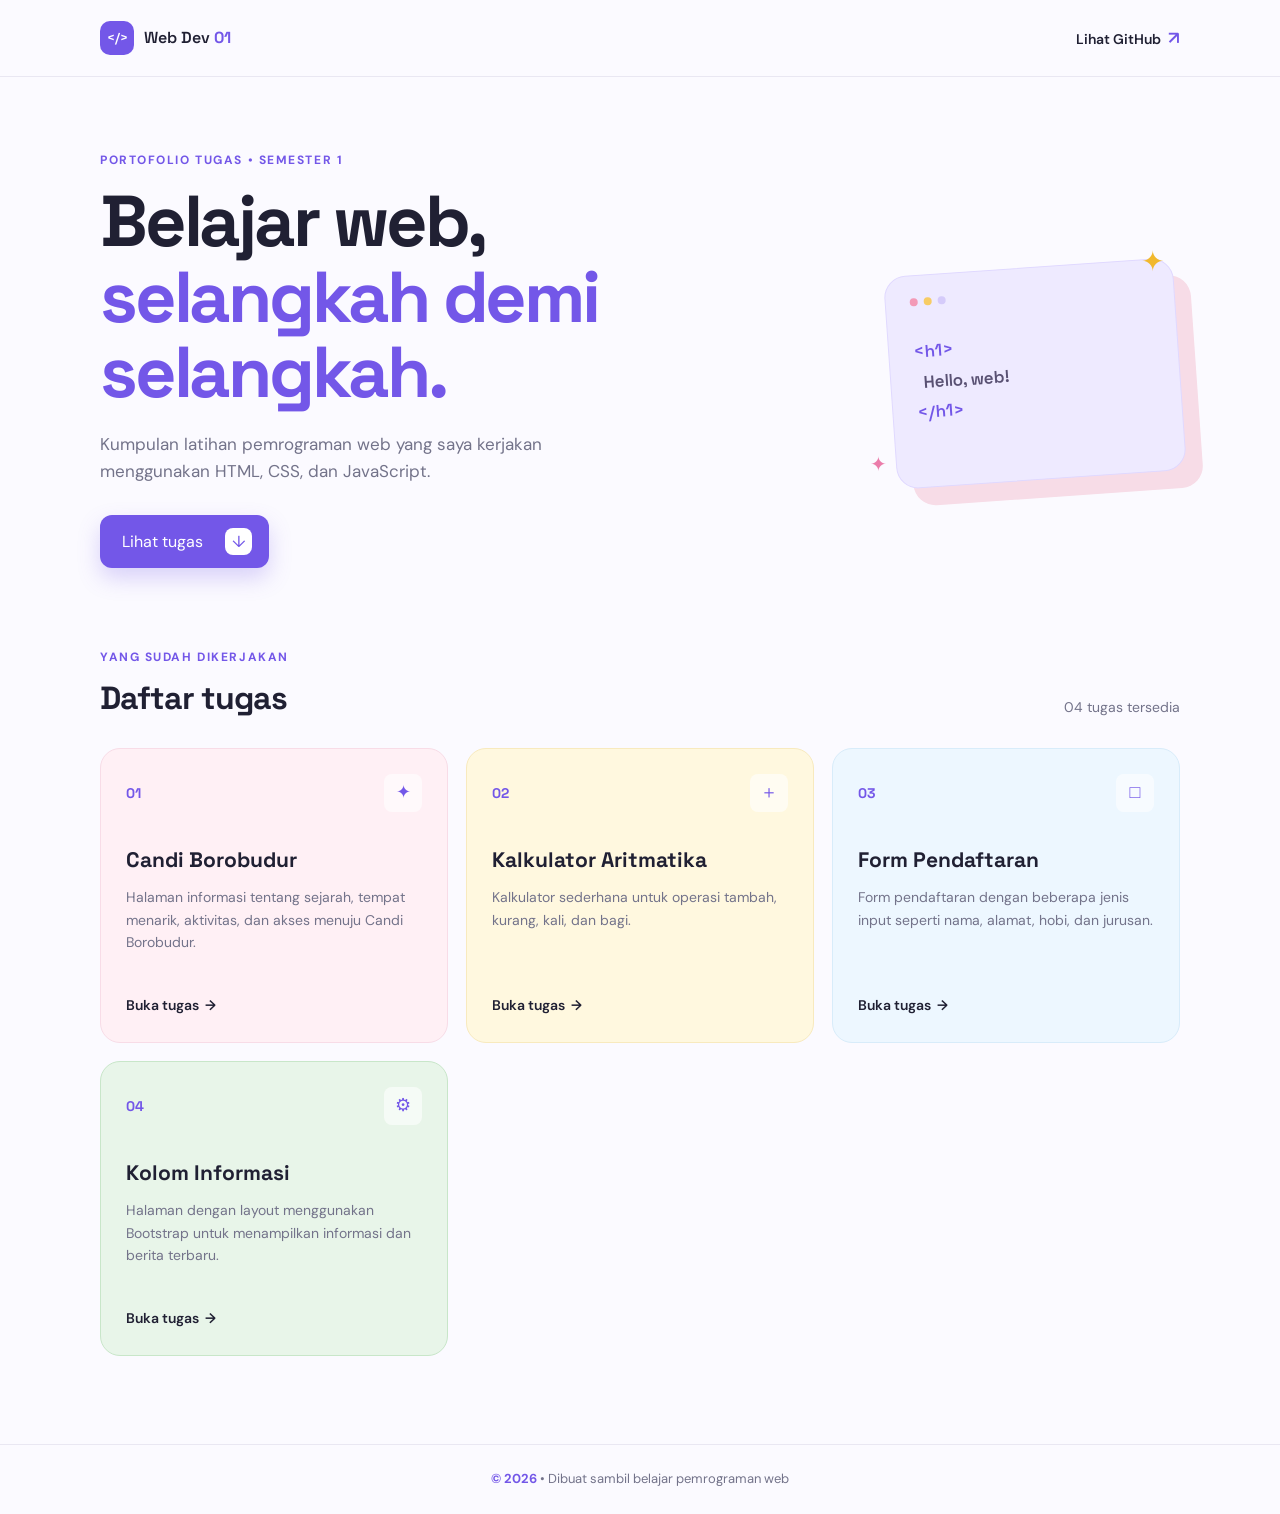
<file: index.html>
<!DOCTYPE html>
<html lang="id">
<head>
  <meta charset="UTF-8">
  <meta name="viewport" content="width=device-width, initial-scale=1.0">
  <meta name="description" content="Kumpulan tugas pemrograman web semester 1.">
  <title>Tugas Pemrograman Web | Portofolio</title>
  <link rel="stylesheet" href="style.css">
</head>
<body>
  <header class="site-header">
    <div class="header-inner">
      <a class="brand" href="index.html">
        <span class="brand-mark">&lt;/&gt;</span>
        <span>Web Dev <strong>01</strong></span>
      </a>
      <a class="github-link" href="https://github.com/qairsyayaliki-cloud/tugas-pemrograman-web" target="_blank" rel="noopener">Lihat GitHub <span aria-hidden="true">↗</span></a>
    </div>
  </header>

  <main class="container">
    <section class="hero" aria-labelledby="judul-halaman">
      <div class="hero-copy">
        <p class="eyebrow">PORTOFOLIO TUGAS • SEMESTER 1</p>
        <h1>Belajar web,<br><span>selangkah demi selangkah.</span></h1>
        <p class="hero-text">Kumpulan latihan pemrograman web yang saya kerjakan menggunakan HTML, CSS, dan JavaScript.</p>
        <a class="primary-button" href="#daftar-tugas">Lihat tugas <span aria-hidden="true">↓</span></a>
      </div>
      <div class="hero-art" aria-hidden="true">
        <div class="code-card">
          <span class="dots"><i></i><i></i><i></i></span>
          <code><span class="code-purple">&lt;h1&gt;</span><br>&nbsp;&nbsp;Hello, web!<br><span class="code-purple">&lt;/h1&gt;</span></code>
        </div>
        <span class="sparkle sparkle-one">✦</span>
        <span class="sparkle sparkle-two">✦</span>
      </div>
    </section>

    <section id="daftar-tugas" aria-labelledby="judul-tugas">
      <div class="section-heading">
        <div>
          <p class="eyebrow">YANG SUDAH DIKERJAKAN</p>
          <h2 id="judul-tugas">Daftar tugas</h2>
        </div>
        <p class="task-count">04 tugas tersedia</p>
      </div>

      <div class="task-list">
        <article class="task-card card-pink">
          <div class="card-top"><span class="number">01</span><span class="card-icon">✦</span></div>
          <h3>Candi Borobudur</h3>
          <p>Halaman informasi tentang sejarah, tempat menarik, aktivitas, dan akses menuju Candi Borobudur.</p>
          <a class="task-link" href="tugas-tugas/tugas1/kode1/index.html">Buka tugas <span aria-hidden="true">→</span></a>
        </article>

        <article class="task-card card-yellow">
          <div class="card-top"><span class="number">02</span><span class="card-icon">＋</span></div>
          <h3>Kalkulator Aritmatika</h3>
          <p>Kalkulator sederhana untuk operasi tambah, kurang, kali, dan bagi.</p>
          <a class="task-link" href="tugas-tugas/tugas2/Kode2/Index.html">Buka tugas <span aria-hidden="true">→</span></a>
        </article>

        <article class="task-card card-blue">
          <div class="card-top"><span class="number">03</span><span class="card-icon">□</span></div>
          <h3>Form Pendaftaran</h3>
          <p>Form pendaftaran dengan beberapa jenis input seperti nama, alamat, hobi, dan jurusan.</p>
          <a class="task-link" href="tugas-tugas/tugas3/kode3/index.html">Buka tugas <span aria-hidden="true">→</span></a>
        </article>

        <article class="task-card card-green">
          <div class="card-top"><span class="number">04</span><span class="card-icon">⚙</span></div>
          <h3>Kolom Informasi</h3>
          <p>Halaman dengan layout menggunakan Bootstrap untuk menampilkan informasi dan berita terbaru.</p>
          <a class="task-link" href="tugas-tugas/tugas4/Kode4/Index.html">Buka tugas <span aria-hidden="true">→</span></a>
        </article>
      </div>
    </section>
  </main>

  <footer><span>© 2026</span> • Dibuat sambil belajar pemrograman web</footer>
</body>
</html>
</file>
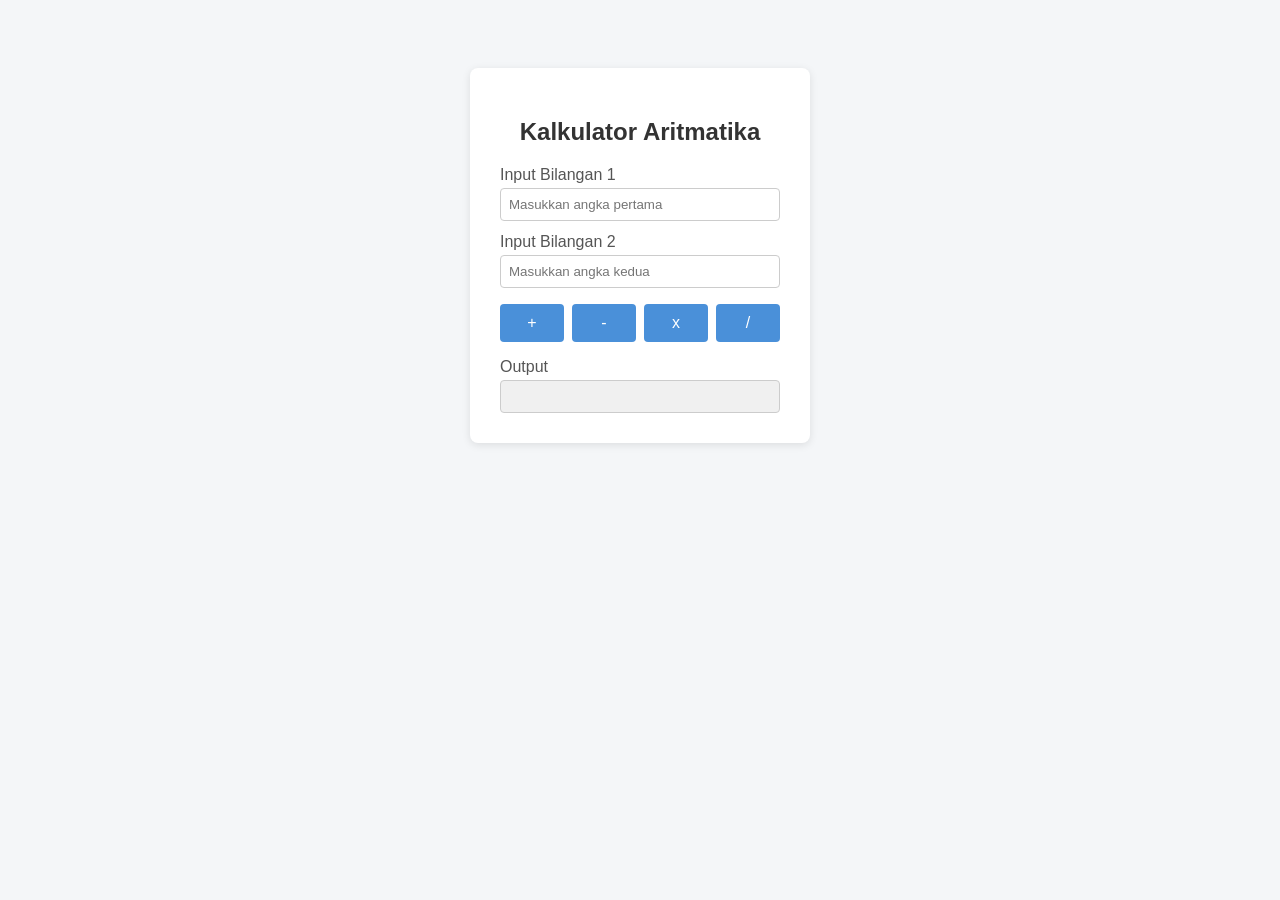
<file: tugas-tugas/tugas2/index.html>
<!DOCTYPE html>
<html lang="id">
<head>
<meta charset="UTF-8">
<title>Kalkulator Aritmatika</title>
<style>
  body {
    font-family: Arial, sans-serif;
    background-color: #f4f6f8;
    display: flex;
    justify-content: center;
    padding-top: 60px;
  }
  .kalkulator {
    background: #fff;
    padding: 30px;
    border-radius: 8px;
    box-shadow: 0 2px 8px rgba(0,0,0,0.1);
    width: 280px;
  }
  h2 {
    text-align: center;
    color: #333;
    margin-bottom: 20px;
  }
  label {
    display: block;
    margin-top: 12px;
    margin-bottom: 4px;
    color: #555;
  }
  input {
    width: 100%;
    padding: 8px;
    border: 1px solid #ccc;
    border-radius: 4px;
    box-sizing: border-box;
  }
  .tombol {
    display: flex;
    gap: 8px;
    margin-top: 16px;
  }
  button {
    flex: 1;
    padding: 10px;
    border: none;
    border-radius: 4px;
    background: #4a90d9;
    color: #fff;
    font-size: 16px;
    cursor: pointer;
  }
  button:hover {
    background: #3a7cc0;
  }
  .hasil {
    margin-top: 16px;
  }
  #output {
    background: #f0f0f0;
  }
</style>
</head>
<body>

<div class="kalkulator">
  <h2>Kalkulator Aritmatika</h2>

  <label for="bil1">Input Bilangan 1</label>
  <input type="number" id="bil1" placeholder="Masukkan angka pertama">

  <label for="bil2">Input Bilangan 2</label>
  <input type="number" id="bil2" placeholder="Masukkan angka kedua">

  <div class="tombol">
    <button onclick="hitung('+')">+</button>
    <button onclick="hitung('-')">-</button>
    <button onclick="hitung('*')">x</button>
    <button onclick="hitung('/')">/</button>
  </div>

  <div class="hasil">
    <label for="output">Output</label>
    <input type="text" id="output" readonly>
  </div>
</div>

<script>
  function hitung(operator) {
    let angka1 = parseFloat(document.getElementById("bil1").value);
    let angka2 = parseFloat(document.getElementById("bil2").value);
    let hasil;

    if (isNaN(angka1) || isNaN(angka2)) {
      document.getElementById("output").value = "Isi dulu kedua angkanya";
      return;
    }

    if (operator === "+") {
      hasil = angka1 + angka2;
    } else if (operator === "-") {
      hasil = angka1 - angka2;
    } else if (operator === "*") {
      hasil = angka1 * angka2;
    } else if (operator === "/") {
      if (angka2 === 0) {
        document.getElementById("output").value = "Tidak bisa dibagi 0";
        return;
      }
      hasil = angka1 / angka2;
    }

    document.getElementById("output").value = hasil;
  }
</script>

</body>
</html>
</file>
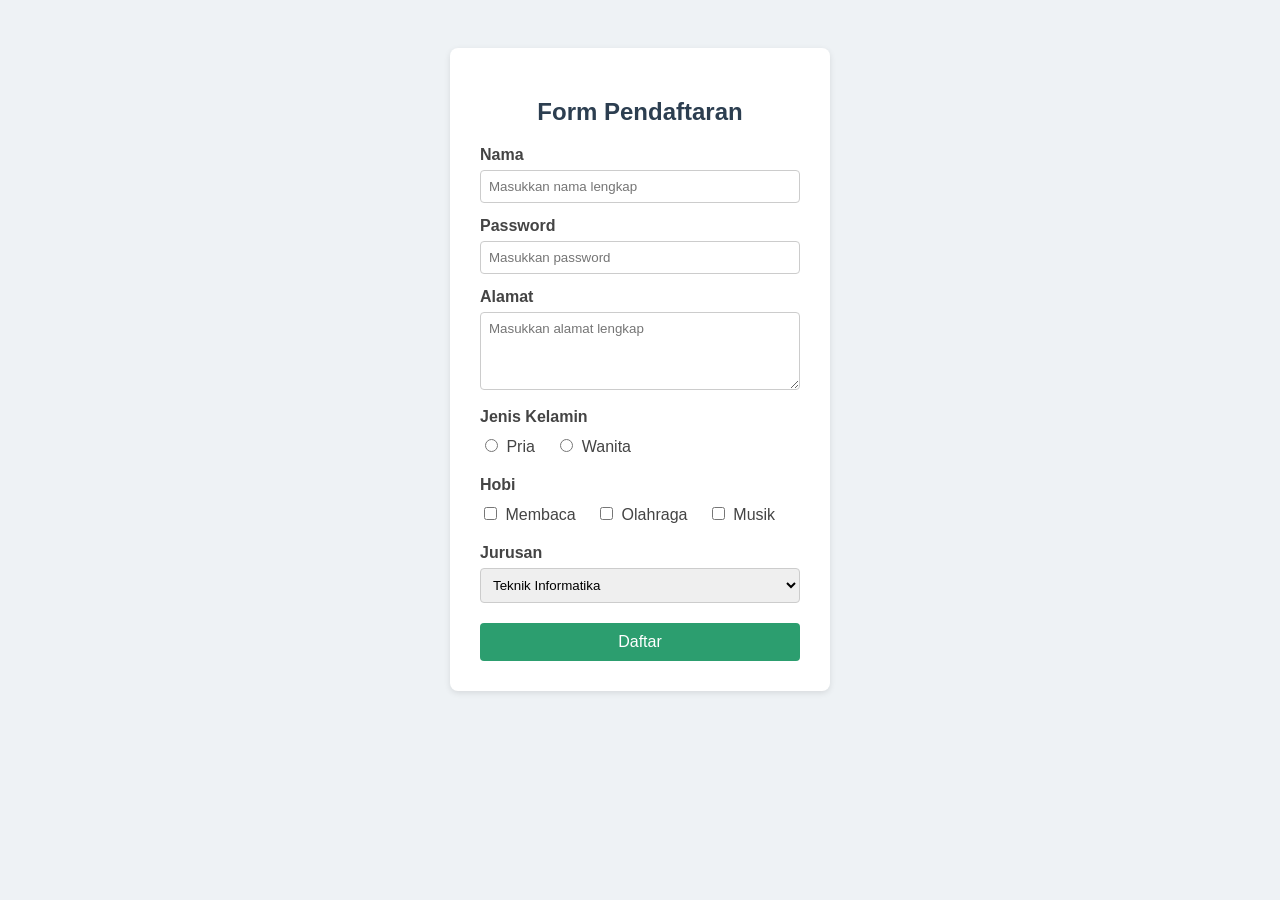
<file: tugas-tugas/tugas3/kode3/index.html>
<!DOCTYPE html>
<html lang="id">
<head>
<meta charset="UTF-8">
<title>Form Pendaftaran</title>
<link rel="stylesheet" href="styles.css">
</head>
<body>

<div class="container">
  <h2>Form Pendaftaran</h2>

  <form>
    <label for="nama">Nama</label>
    <input type="text" id="nama" name="nama" placeholder="Masukkan nama lengkap">

    <label for="password">Password</label>
    <input type="password" id="password" name="password" placeholder="Masukkan password">

    <label for="alamat">Alamat</label>
    <textarea id="alamat" name="alamat" rows="4" placeholder="Masukkan alamat lengkap"></textarea>

    <label>Jenis Kelamin</label>
    <div class="pilihan">
      <label class="pilihan-item"><input type="radio" name="gender" value="pria"> Pria</label>
      <label class="pilihan-item"><input type="radio" name="gender" value="wanita"> Wanita</label>
    </div>

    <label>Hobi</label>
    <div class="pilihan">
      <label class="pilihan-item"><input type="checkbox" name="hobi" value="membaca"> Membaca</label>
      <label class="pilihan-item"><input type="checkbox" name="hobi" value="olahraga"> Olahraga</label>
      <label class="pilihan-item"><input type="checkbox" name="hobi" value="musik"> Musik</label>
    </div>

    <label for="jurusan">Jurusan</label>
    <select id="jurusan" name="jurusan">
      <option value="ti">Teknik Informatika</option>
      <option value="si">Sistem Informasi</option>
      <option value="tk">Teknik Komputer</option>
    </select>

    <button type="submit">Daftar</button>
  </form>
</div>

</body>
</html>
</file>
<file: style.css>
@import url('https://fonts.googleapis.com/css2?family=DM+Sans:wght@400;500;600;700&family=Space+Grotesk:wght@500;600;700&display=swap');

* {
  box-sizing: border-box;
}

:root {
  --ink: #202033;
  --muted: #73738a;
  --purple: #7357e8;
  --line: #e9e7f2;
  --white: #ffffff;
}

html {
  scroll-behavior: smooth;
}

body {
  margin: 0;
  color: var(--ink);
  background: #fbfaff;
  font-family: 'DM Sans', Arial, sans-serif;
  line-height: 1.6;
}

/* ===== HEADER ===== */
.site-header {
  background: rgba(251, 250, 255, .88);
  border-bottom: 1px solid var(--line);
  position: sticky;
  top: 0;
  z-index: 10;
  backdrop-filter: blur(12px);
}

.header-inner,
.container {
  width: min(90%, 1080px);
  margin: 0 auto;
}

.header-inner {
  min-height: 76px;
  display: flex;
  justify-content: space-between;
  align-items: center;
  gap: 20px;
}

.brand {
  display: inline-flex;
  align-items: center;
  gap: 10px;
  color: var(--ink);
  font-family: 'Space Grotesk', sans-serif;
  font-weight: 600;
  text-decoration: none;
}

.brand strong {
  color: var(--purple);
}

.brand-mark {
  display: grid;
  place-items: center;
  width: 34px;
  height: 34px;
  color: #fff;
  background: var(--purple);
  border-radius: 10px;
  font-size: 13px;
}

.github-link {
  color: var(--ink);
  font-size: 14px;
  font-weight: 600;
  text-decoration: none;
}

.github-link span {
  color: var(--purple);
  font-size: 18px;
  margin-left: 4px;
}

.github-link:hover,
.task-link:hover {
  color: var(--purple);
}

/* ===== CONTAINER & HERO ===== */
.container {
  padding: 74px 0 88px;
}

.hero {
  min-height: 390px;
  display: flex;
  align-items: center;
  justify-content: space-between;
  gap: 60px;
  padding-bottom: 80px;
}

.hero-copy {
  max-width: 650px;
}

.eyebrow {
  margin: 0 0 14px;
  color: var(--purple);
  font-size: 12px;
  font-weight: 700;
  letter-spacing: .13em;
}

h1,
h2,
h3 {
  font-family: 'Space Grotesk', sans-serif;
}

h1 {
  margin: 0 0 20px;
  font-size: clamp(42px, 6vw, 72px);
  line-height: 1.05;
  letter-spacing: -.045em;
}

h1 span {
  color: var(--purple);
}

.hero-text {
  max-width: 480px;
  margin: 0 0 30px;
  color: var(--muted);
  font-size: 17px;
}

.primary-button {
  display: inline-flex;
  align-items: center;
  gap: 22px;
  padding: 13px 17px 13px 22px;
  color: #fff;
  background: var(--purple);
  border-radius: 12px;
  text-decoration: none;
  box-shadow: 0 10px 22px rgba(115, 87, 232, .25);
  transition: transform .2s, box-shadow .2s;
}

.primary-button span {
  display: grid;
  place-items: center;
  width: 27px;
  height: 27px;
  color: var(--purple);
  background: #fff;
  border-radius: 8px;
}

.primary-button:hover {
  transform: translateY(-3px);
  box-shadow: 0 14px 26px rgba(115, 87, 232, .3);
}

/* ===== HERO ART ===== */
.hero-art {
  position: relative;
  width: 310px;
  height: 240px;
  flex: 0 0 310px;
}

.code-card {
  position: absolute;
  inset: 27px 0 0 20px;
  padding: 22px 24px;
  color: #595173;
  background: #eeeaff;
  border: 1px solid #e0d9ff;
  border-radius: 22px;
  box-shadow: 16px 18px 0 #f7dce7;
  transform: rotate(-4deg);
  transition: transform .3s;
}

.code-card:hover {
  transform: rotate(-4deg) translateY(-3px);
}

.dots {
  display: flex;
  gap: 6px;
  margin-bottom: 30px;
}

.dots i {
  width: 8px;
  height: 8px;
  background: #d5cbfa;
  border-radius: 50%;
}

.dots i:first-child {
  background: #f39ab7;
}

.dots i:nth-child(2) {
  background: #f7cc65;
}

code {
  font: 600 17px/1.8 'Space Grotesk', monospace;
}

.code-purple {
  color: var(--purple);
}

.sparkle {
  position: absolute;
  color: #f1b82d;
  font-size: 28px;
  animation: sparkle-pulse 3s ease-in-out infinite;
}

.sparkle-one {
  top: 0;
  right: 16px;
}

.sparkle-two {
  bottom: 0;
  left: 0;
  color: #eb7caa;
  font-size: 20px;
}

@keyframes sparkle-pulse {
  0%, 100% { opacity: 1; }
  50% { opacity: 0.3; }
}

/* ===== SECTION HEADING ===== */
.section-heading {
  display: flex;
  align-items: end;
  justify-content: space-between;
  gap: 20px;
  margin-bottom: 24px;
}

.section-heading .eyebrow {
  margin-bottom: 5px;
}

h2 {
  margin: 0;
  font-size: 32px;
  letter-spacing: -.03em;
}

.task-count {
  margin: 0 0 5px;
  color: var(--muted);
  font-size: 14px;
}

/* ===== TASK LIST ===== */
.task-list {
  display: grid;
  grid-template-columns: repeat(3, 1fr);
  gap: 18px;
}

.task-card {
  min-height: 295px;
  display: flex;
  flex-direction: column;
  padding: 25px;
  border: 1px solid transparent;
  border-radius: 20px;
  transition: transform .2s, box-shadow .2s;
}

.task-card:hover {
  transform: translateY(-6px);
  box-shadow: 0 14px 28px rgba(47, 38, 80, .1);
}

.card-pink {
  background: #fff0f5;
  border-color: #f8dce7;
}

.card-yellow {
  background: #fff8df;
  border-color: #f8eabe;
}

.card-blue {
  background: #edf7ff;
  border-color: #d8ecfa;
}

.card-green {
  background: #e8f5e9;
  border-color: #c8e6c9;
}

.card-top {
  display: flex;
  justify-content: space-between;
  align-items: center;
}

.number {
  color: var(--purple);
  font: 700 14px 'Space Grotesk', sans-serif;
}

.card-icon {
  display: grid;
  place-items: center;
  width: 38px;
  height: 38px;
  color: var(--purple);
  background: rgba(255, 255, 255, .6);
  border-radius: 8px;
  font-size: 18px;
}

.task-card h3 {
  margin: 31px 0 10px;
  font-size: 21px;
}

.task-card p:not(.number) {
  flex: 1;
  margin: 0;
  color: var(--muted);
  font-size: 14px;
}

.task-link {
  margin-top: 22px;
  color: var(--ink);
  font-weight: 600;
  font-size: 14px;
  text-decoration: none;
  display: inline-flex;
  align-items: center;
  gap: 6px;
}

.task-link span {
  display: inline-block;
  transition: transform .2s;
}

.task-link:hover span {
  transform: translateX(3px);
}

/* ===== FOOTER ===== */
footer {
  padding: 24px 10px;
  color: var(--muted);
  border-top: 1px solid var(--line);
  text-align: center;
  font-size: 13px;
}

footer span {
  color: var(--purple);
  font-weight: 700;
}

/* ===== RESPONSIVE ===== */
@media (max-width: 760px) {
  .header-inner {
    min-height: 68px;
  }

  .container {
    padding-top: 50px;
  }

  .hero {
    display: block;
    padding-bottom: 60px;
  }

  .hero-art {
    width: min(100%, 310px);
    margin: 55px auto 0;
  }

  .task-list {
    grid-template-columns: repeat(2, 1fr);
  }

  .section-heading {
    flex-direction: column;
    align-items: flex-start;
  }
}

@media (max-width: 600px) {
  .task-list {
    grid-template-columns: 1fr;
  }

  h1 {
    font-size: 36px;
  }

  .hero {
    gap: 30px;
  }
}

@media (max-width: 420px) {
  .github-link {
    font-size: 0;
  }

  .github-link span {
    font-size: 22px;
  }

  h1 {
    font-size: 43px;
  }

  .hero-art {
    width: 100%;
  }

  .section-heading {
    gap: 10px;
  }
}
</file>
<file: tugas-tugas/tugas3/kode3/styles.css>
* {
  box-sizing: border-box;
}

body {
  font-family: Arial, sans-serif;
  background-color: #eef2f5;
  display: flex;
  justify-content: center;
  padding: 40px 20px;
}

.container {
  background-color: #ffffff;
  padding: 30px;
  border-radius: 8px;
  box-shadow: 0 2px 6px rgba(0,0,0,0.1);
  width: 100%;
  max-width: 380px;
}

h2 {
  text-align: center;
  color: #2c3e50;
  margin-bottom: 20px;
}

form label {
  display: block;
  margin-top: 14px;
  margin-bottom: 6px;
  color: #444;
  font-weight: bold;
}

input[type="text"],
input[type="password"],
textarea,
select {
  width: 100%;
  padding: 8px;
  border: 1px solid #ccc;
  border-radius: 4px;
  font-family: inherit;
}

.pilihan-item {
  display: inline-block;
  font-weight: normal;
  margin-right: 16px;
  margin-top: 4px;
}

.pilihan-item input {
  margin-right: 4px;
}

button[type="submit"] {
  margin-top: 20px;
  width: 100%;
  padding: 10px;
  background-color: #2c9e6f;
  color: #fff;
  border: none;
  border-radius: 4px;
  font-size: 16px;
  cursor: pointer;
}

button[type="submit"]:hover {
  background-color: #24875d;
}
</file>
